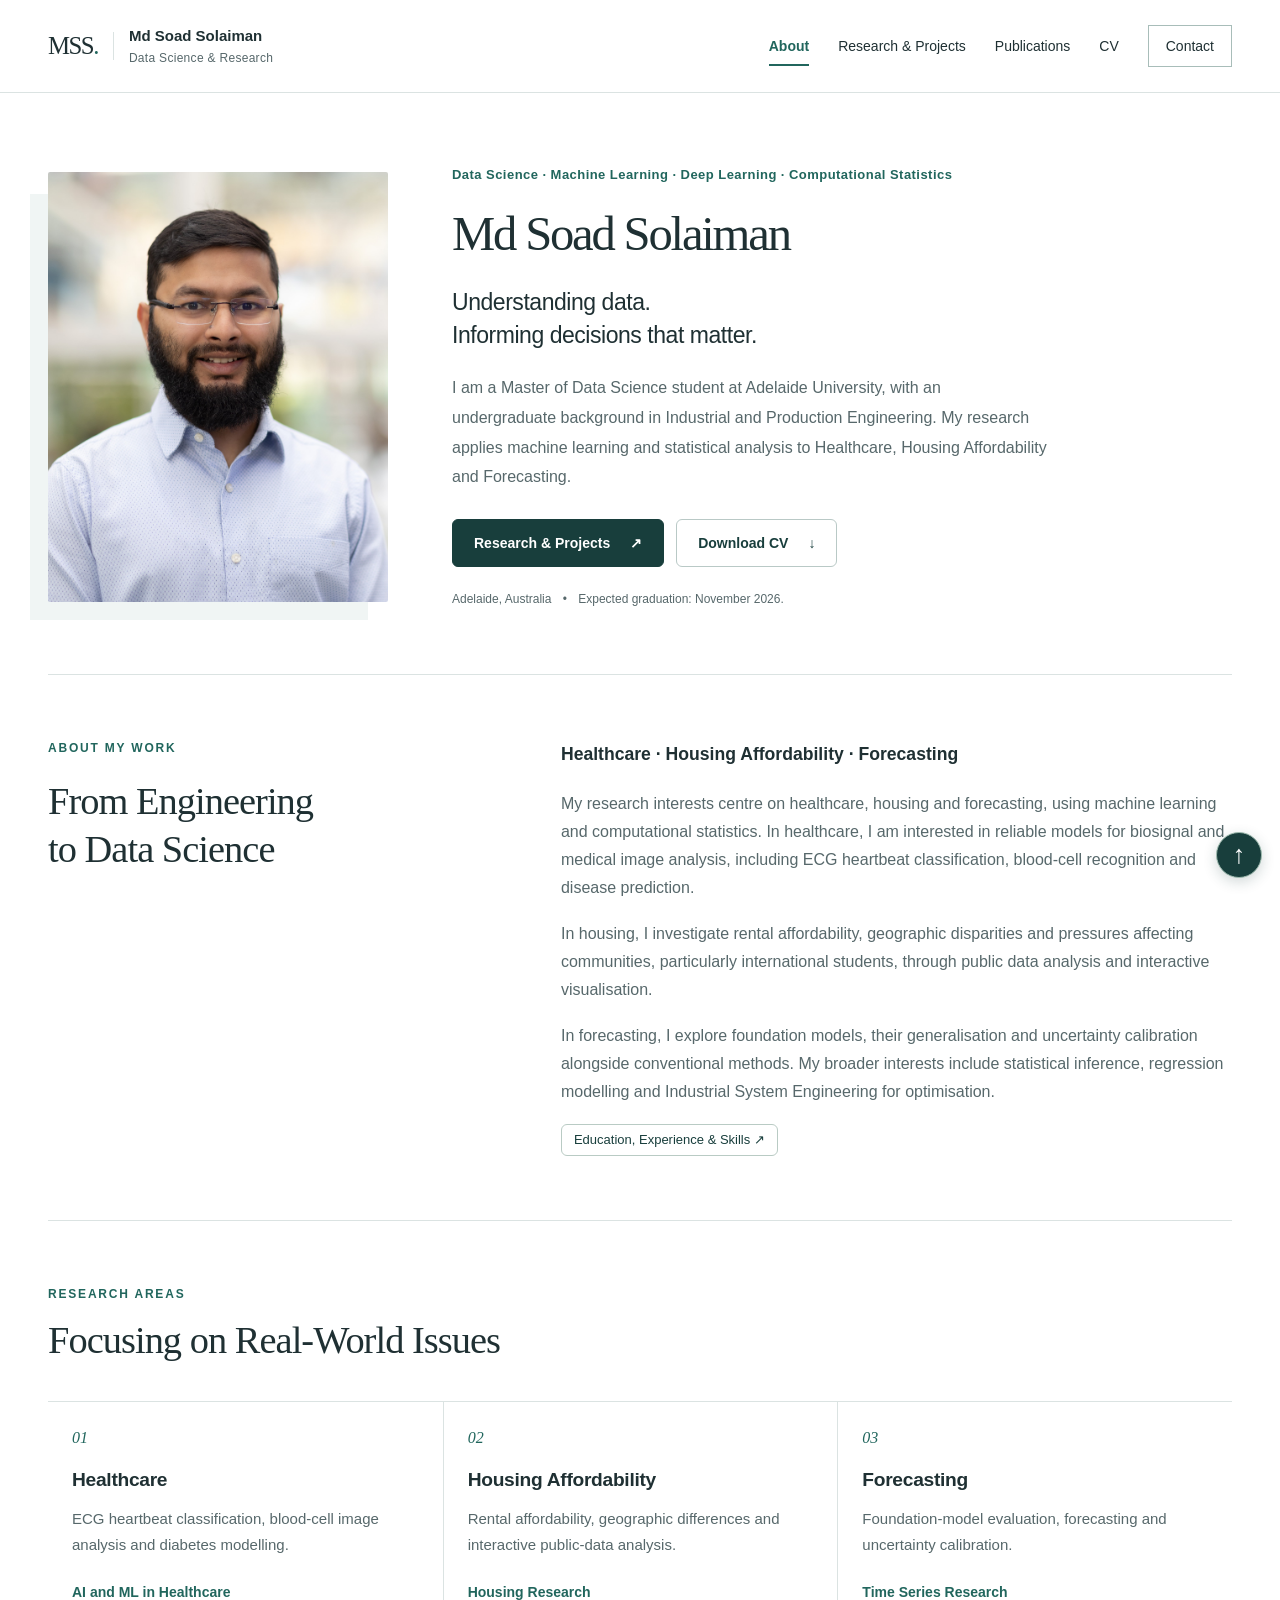
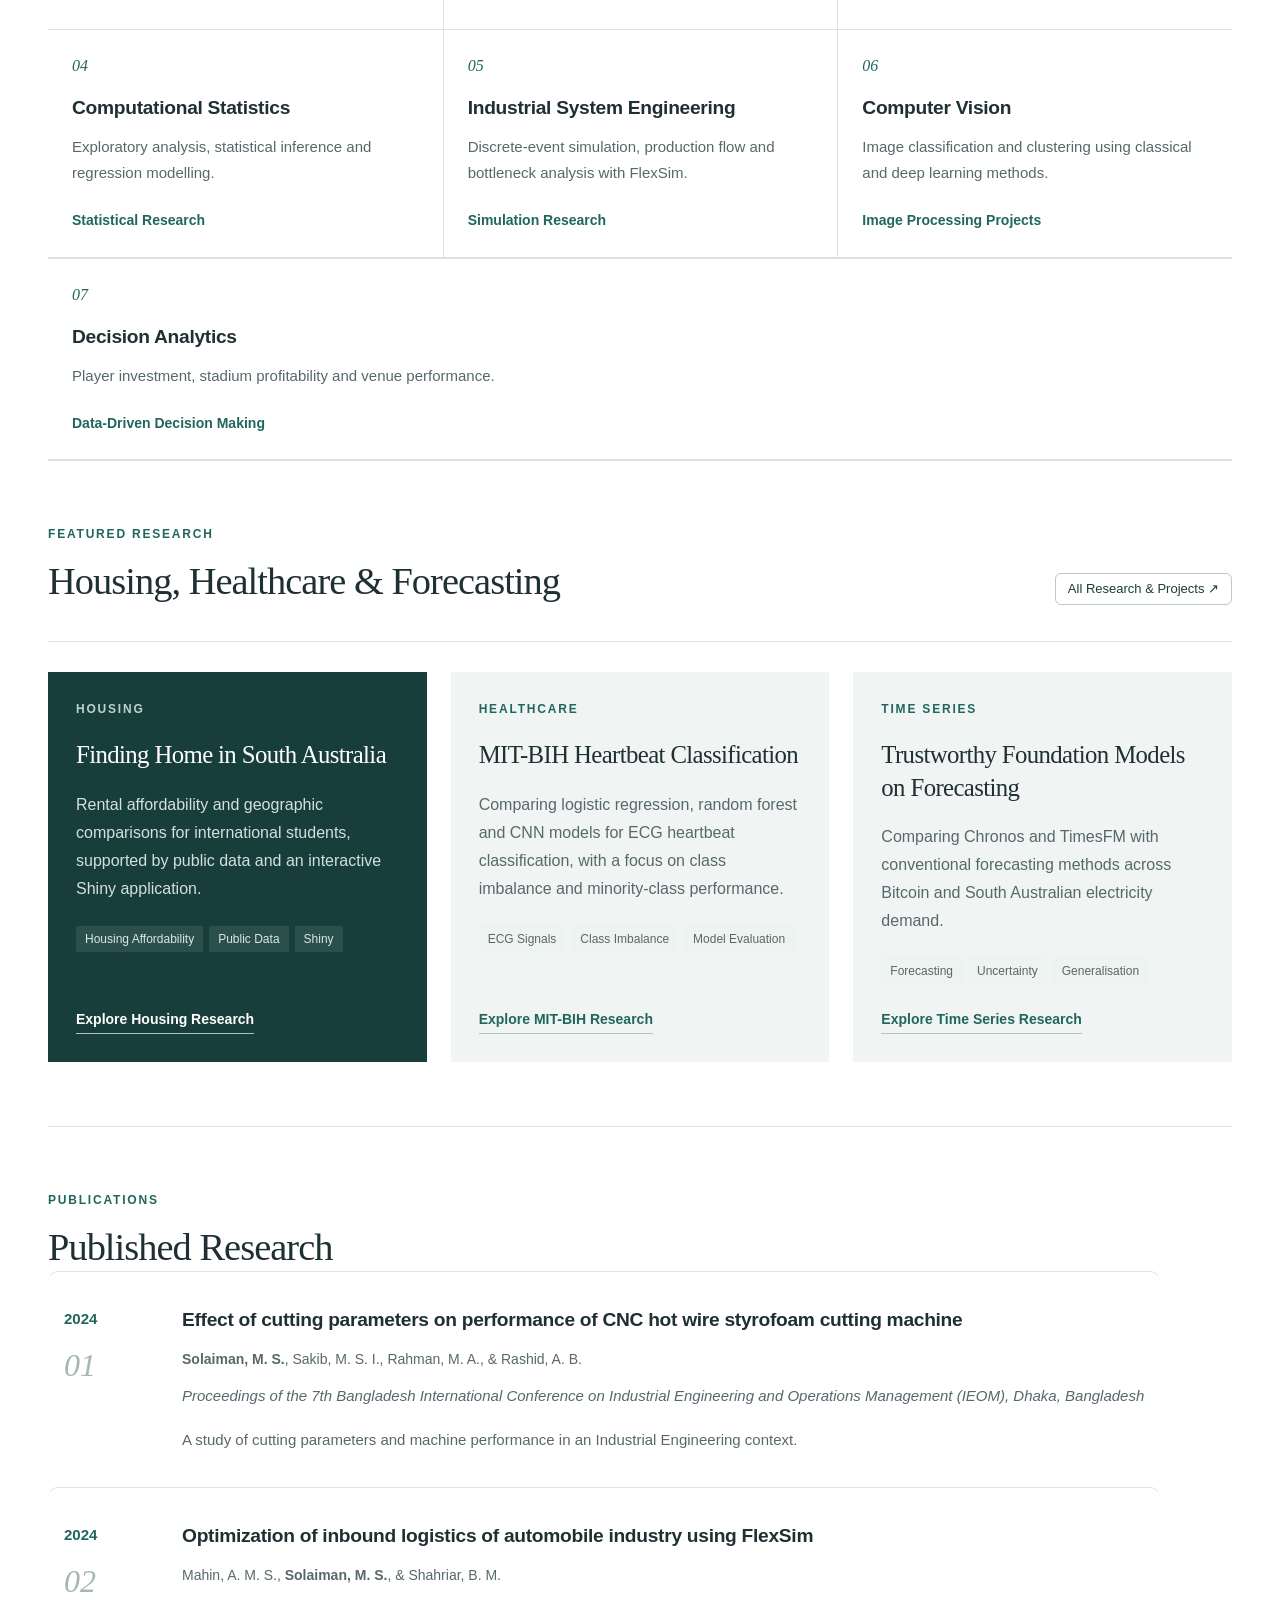
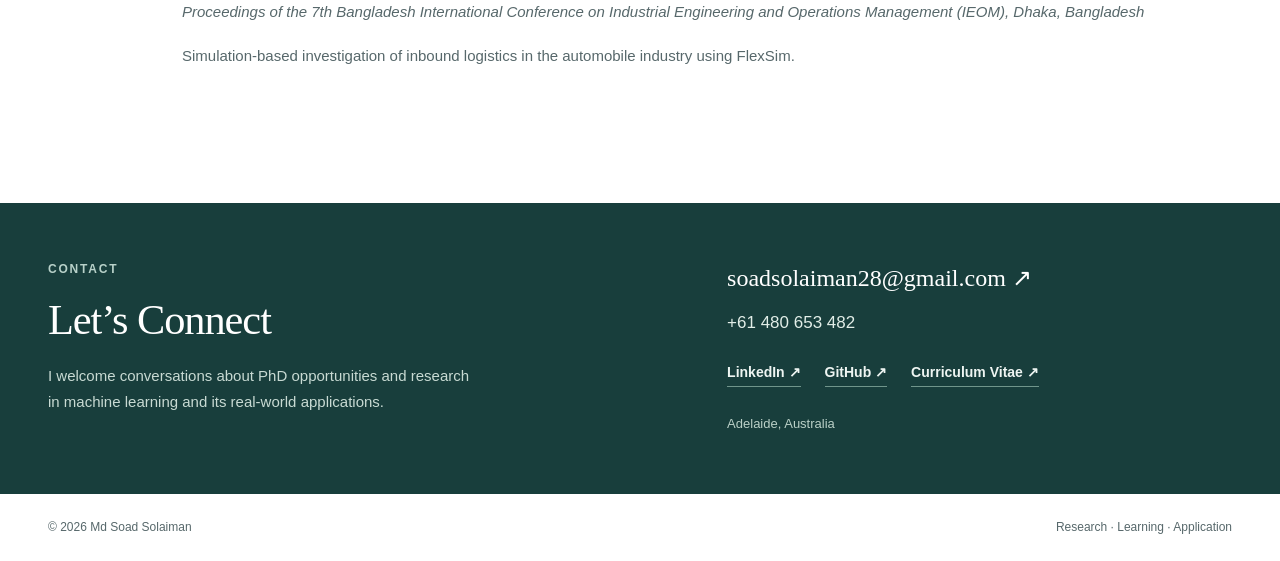
<file: Website Final/index.html>
<!doctype html><html lang="en-AU"><head><meta charset="utf-8"><meta name="viewport" content="width=device-width,initial-scale=1"><title>Researcher & Data Science Portfolio | Md Soad Solaiman</title><meta name="description" content="Md Soad Solaiman - data science, trustworthy machine learning and applied research in healthcare, Industrial System Engineering and housing affordability."><meta property="og:title" content="Md Soad Solaiman | Data Science &amp; Research Portfolio"><meta property="og:description" content="Data science, trustworthy machine learning and applied research in healthcare, housing affordability and forecasting."><meta property="og:type" content="website"><meta property="og:image" content="profile.jpg"><meta name="theme-color" content="#183e3c"><link rel="icon" href="[data-uri]" type="image/svg+xml"><style>:root{--ink:#1f3033;--muted:#57686b;--accent:#21665d;--deep:#183e3c;--line:#dbe3e2;--soft:#f0f5f4;--white:#fff;--serif:Georgia,'Times New Roman',serif;--sans:'Segoe UI',Arial,sans-serif}*{box-sizing:border-box}html{scroll-behavior:smooth;scroll-padding-top:112px}body{margin:0;color:var(--ink);background:#fff;font:1rem/1.75 var(--sans);-webkit-font-smoothing:antialiased}h1,h2,h3,p,figure{margin:0}a{color:inherit;text-decoration:none}a:hover{color:var(--accent)}a:focus-visible,button:focus-visible{outline:3px solid #247caa;outline-offset:5px}[tabindex="-1"]:focus{outline:none}button{font:inherit}img{max-width:100%;display:block}.container{width:min(1200px,calc(100% - 96px));margin:auto}.narrow{max-width:1040px}.header{border-bottom:1px solid var(--line);background:rgba(255,255,255,.98);position:sticky;top:0;z-index:10}.header-inner{max-width:1392px;margin:auto;min-height:92px;padding:16px 48px;display:flex;align-items:center;justify-content:space-between;gap:32px}.brand{display:flex;align-items:center;gap:15px;font-size:.9375rem;font-weight:600;line-height:1.4}.brand small{display:block;font-weight:400;color:var(--muted);font-size:.75rem;margin-top:4px;letter-spacing:.025em}.monogram{font:1.8rem var(--serif);letter-spacing:-.05em;padding-right:15px;border-right:1px solid var(--line)}.monogram span{color:var(--accent)}nav{display:flex;gap:29px;align-items:center}nav a{font-size:.875rem;position:relative}nav a[aria-current]{color:var(--accent);font-weight:600}nav a[aria-current]:after{content:'';height:2px;background:var(--accent);position:absolute;bottom:-8px;left:0;right:0}.nav-contact{border:1px solid #a8bdb9;padding:8px 17px}.menu-toggle{display:none}.eyebrow{font-size:.75rem;letter-spacing:.15em;font-weight:700;color:var(--accent);line-height:1.6;margin-bottom:20px}h1{font:normal clamp(3rem,5.8vw,5.2rem)/1.07 var(--serif);letter-spacing:-.045em}h2{font:normal clamp(1.8rem,3vw,2.5rem)/1.24 var(--serif);letter-spacing:-.025em}h3{font-size:1.2rem;line-height:1.4;font-weight:600;letter-spacing:-.015em}.accent{color:var(--accent)}.hero{display:grid;grid-template-columns:1.32fr 1fr;gap:85px;padding:70px 0 64px;align-items:center}.hero h1{font-size:clamp(3.5rem,6.3vw,5.6rem)}.hero-subtitle{font-size:1.4375rem;line-height:1.45;margin-top:26px;letter-spacing:-.02em}.hero-bio{color:var(--muted);margin-top:21px;max-width:595px;font-size:1rem;line-height:1.85}.hero-actions{display:flex;gap:12px;flex-wrap:wrap;margin:27px 0 22px}.button{display:inline-flex;align-items:center;justify-content:center;gap:20px;min-height:48px;padding:11px 21px;font-size:.875rem;font-weight:600;background:var(--deep);color:#fff;border:1px solid var(--deep);border-radius:6px;transition:background .15s}.button:hover{color:#fff;background:#286058}.button.secondary{background:white;color:var(--deep);border-color:#b9c9c6}.button.secondary:hover{background:var(--soft)}.hero-location{color:var(--muted);font-size:.75rem}.hero-location span{padding:0 8px}.portrait{padding:0 0 0 18px;position:relative}.portrait:before{content:'';position:absolute;inset:28px -15px 43px 0;background:var(--soft);z-index:-1}.portrait img{width:100%;height:485px;object-fit:cover;object-position:50% 34%;border-radius:2px}.portrait figcaption{display:flex;justify-content:space-between;gap:10px;font-size:.75rem;color:var(--muted);padding-top:13px}.portrait figcaption span:first-child{font-weight:600;color:var(--ink)}.section{padding:64px 0;border-top:1px solid var(--line)}.about{display:grid;grid-template-columns:1fr 1.55fr;gap:80px}.about-text p{color:var(--muted);margin-bottom:18px}.about-text p:first-child{color:var(--ink);font-size:1.1rem}.text-link{display:inline-block;font-size:.875rem;font-weight:600;color:var(--accent);border-bottom:1px solid #adc6c1;padding-bottom:2px}.text-link:hover{color:#112f2d;border-color:var(--deep)}.section-top{display:flex;align-items:flex-end;justify-content:space-between;gap:28px;margin-bottom:30px}.section-top .eyebrow{margin-bottom:13px}.section-top>.text-link{flex-shrink:0}.section-top p:not(.eyebrow){color:var(--muted);margin-top:12px}.area-grid{display:grid;grid-template-columns:repeat(4,1fr);gap:0;border-top:1px solid var(--line);border-bottom:1px solid var(--line);margin-top:36px}.area-grid article{padding:25px 22px 26px 0;display:flex;flex-direction:column}.area-grid article+article{border-left:1px solid var(--line);padding-left:22px}.area-no{color:var(--accent);font:italic 1rem var(--serif);display:flex;align-items:center;gap:12px;min-height:24px}.future{font:400 .75rem var(--sans);letter-spacing:0;color:var(--muted)}.area-grid h3{margin:17px 0 12px}.area-grid p{font-size:.9375rem;color:var(--muted);margin-bottom:22px}.area-grid a{margin-top:auto;font-size:.875rem;color:var(--accent);font-weight:600}.featured-grid{display:grid;grid-template-columns:1fr 1fr;gap:24px}.feature-card{padding:38px;background:var(--deep);color:white;display:flex;flex-direction:column}.feature-card .eyebrow{color:#b9d4cc}.feature-card h3{font:normal 1.9rem/1.3 var(--serif);letter-spacing:-.025em;margin-bottom:19px}.feature-card p:not(.eyebrow){color:#d3e1dd}.feature-card .text-link{color:white;align-self:flex-start;margin-top:auto}.feature-card.pale{background:var(--soft);color:var(--ink)}.feature-card.pale .eyebrow,.feature-card.pale .text-link{color:var(--accent)}.feature-card.pale p:not(.eyebrow){color:var(--muted)}.tags{padding:0;list-style:none;display:flex;flex-wrap:wrap;gap:8px;margin:23px 0}.tags li{font-size:.75rem;color:var(--muted);background:#edf3f1;padding:4px 9px;line-height:1.5}.feature-card:not(.pale) .tags li{color:#d9e8e1;background:#2b504b}.home-publications{padding-bottom:70px}.publication{display:grid;grid-template-columns:88px 1fr;gap:30px;padding:34px 0;border-top:1px solid var(--line)}.pub-year{font-size:.9375rem;color:var(--accent);font-weight:600}.pub-year>span{display:block;font:italic 2rem var(--serif);color:#a4b7b3;margin-top:15px}.publication h2{font:600 1.2rem/1.5 var(--sans);letter-spacing:-.015em;max-width:790px}.publication .authors{font-size:.875rem;margin:11px 0;color:var(--muted)}.publication .venue{font-size:.8125rem;font-style:italic;color:var(--muted);margin:-4px 0 11px}.publication p:not(.authors){font-size:.9375rem;color:var(--muted);margin-bottom:17px}.doi{display:inline-block;margin-left:20px;font-size:.75rem;color:var(--muted);overflow-wrap:anywhere}.contact{background:var(--deep);color:#fff}.contact-inner{display:grid;grid-template-columns:1.25fr 1fr;gap:48px;padding-top:57px;padding-bottom:57px}.contact .eyebrow{color:#b8d1c9;margin-bottom:15px}.contact h2{font-size:2.65rem;margin-bottom:16px}.contact p:not(.eyebrow){color:#c8dad3;font-size:.9375rem}.contact-links{align-self:center}.contact-email{font:1.5rem/1.5 var(--serif);overflow-wrap:anywhere}.contact-email:hover{color:#c1e4d8}.contact-links>div{display:flex;flex-wrap:wrap;gap:24px;margin:22px 0}.contact .text-link{color:#eef5f2;border-color:#70958b}.location{color:#bad0c7;font-size:.8125rem}footer{display:flex;justify-content:space-between;gap:20px;padding-top:23px;padding-bottom:23px;font-size:.75rem;color:var(--muted)}.page-heading{padding:68px 0 44px;max-width:830px}.page-heading h1{font-size:clamp(2.8rem,5.4vw,4.4rem)}.page-intro{font-size:1.125rem;color:var(--muted);line-height:1.85;margin-top:27px;max-width:730px}.research-study{padding:42px 0 52px;border-top:1px solid var(--line);scroll-margin-top:110px}.study-meta{display:flex;gap:20px;justify-content:space-between;color:var(--accent);font-size:.75rem;font-weight:600;letter-spacing:.07em;margin-bottom:23px}.research-study>h2{font-size:2.3rem;margin-bottom:25px}.research-study>p{margin:19px 0;color:var(--muted)}.research-study .study-question{font-size:1.2rem;color:var(--ink);border-left:3px solid #70a093;padding-left:22px;line-height:1.7}.research-study h3{margin:28px 0 10px}.research-facts{display:grid;grid-template-columns:repeat(3,1fr);margin:30px 0;background:var(--soft);padding:25px 28px}.research-facts>div{display:flex;flex-direction:column;padding-left:22px;border-left:1px solid #c4d4ce}.research-facts>div:first-child{padding-left:0;border:0}.research-facts strong{font:2.6rem/1.2 var(--serif);color:var(--accent)}.research-facts span{font-size:.8125rem;margin-top:6px;color:var(--muted)}.body-list{padding-left:22px;color:var(--muted)}.body-list li{padding:4px 0}.note{background:#f6f8f7;border-left:2px solid #a9c0b7;padding:20px 24px;margin:25px 0}.note strong{font-size:.875rem}.note p{font-size:.9375rem;color:var(--muted);margin-top:7px}.table-wrap{overflow:auto;margin:26px 0}table{border-collapse:collapse;width:100%;text-align:left;font-size:.9375rem}caption{text-align:left;font-size:.8125rem;color:var(--muted);padding-bottom:14px}th,td{padding:13px 16px;border-bottom:1px solid var(--line);white-space:nowrap}thead{background:var(--soft);color:var(--deep)}tbody th{font-weight:500}.future-section{margin-bottom:20px}.future-section>p:not(.eyebrow){color:var(--muted);margin-top:18px}.future-panel{background:var(--soft);padding:28px;margin-top:26px}.badge{font-size:.75rem;letter-spacing:.08em;color:var(--accent)}.future-panel h3{margin:10px 0}.future-panel p{color:var(--muted)}.publication-next{padding:40px;background:var(--soft);margin:25px 0 70px}.publication-next p:not(.eyebrow){margin:16px 0 20px;color:var(--muted)}.section-nav{border-top:1px solid var(--line);border-bottom:1px solid var(--line);padding:15px 0;gap:28px;flex-wrap:wrap}.section-nav a{color:var(--accent);font-weight:600}.research-crosslink{display:flex;justify-content:space-between;align-items:center;gap:24px;background:var(--soft);padding:19px 24px;margin-top:25px}.research-crosslink p{font-size:.9375rem;color:var(--muted)}.project-group{padding:48px 0 10px;scroll-margin-top:110px}.project-group:last-child{padding-bottom:70px}.group-count{color:var(--muted);font-size:.75rem;letter-spacing:.08em}.project-grid{display:grid;grid-template-columns:repeat(2,1fr);gap:22px}.project-card{border:1px solid var(--line);padding:28px;display:flex;flex-direction:column;scroll-margin-top:112px;transition:border-color .15s}.project-card:hover{border-color:#9bb5ac}.project-card .eyebrow{font-size:.75rem;letter-spacing:.11em;margin-bottom:12px}.project-card h3{font-size:1.4rem;margin-bottom:14px}.project-card>p:not(.eyebrow){font-size:.9375rem;color:var(--muted)}.project-card .tags{margin:20px 0}.project-links{display:flex;flex-wrap:wrap;gap:18px;margin-top:auto}.cv-download{background:var(--soft);padding:25px 30px;display:flex;align-items:center;gap:24px;margin-bottom:45px}.cv-download>div{margin-right:auto}.cv-download strong{display:block;font-weight:600}.cv-download span{display:block;font-size:.8125rem;color:var(--muted)}.cv-section{padding:36px 0;border-top:1px solid var(--line)}.cv-section:last-child{padding-bottom:70px}.cv-section>h2{margin-bottom:28px}.timeline{display:grid;grid-template-columns:180px 1fr;gap:25px;padding:18px 0}.timeline-date{font-size:.8125rem;color:var(--accent);padding-top:3px}.timeline h3{font-size:1.125rem;margin-bottom:7px}.timeline .institution{font-size:.9375rem;color:var(--accent);margin-bottom:10px}.timeline p:not(.timeline-date):not(.institution){color:var(--muted)}.skills-grid{display:grid;grid-template-columns:1fr 1fr;gap:28px 36px}.skills-grid article:nth-child(7){grid-column:1 / -1}.skills-grid h3{font-size:1.0625rem;margin-bottom:10px}.skills-grid p,.cv-section>p{color:var(--muted)}.cv-section>.project-links{margin-top:20px}.skip{position:fixed;top:-100px;left:20px;z-index:100;background:white;padding:12px}.skip:focus{top:10px}@media(min-width:1500px){.hero{padding-top:85px;padding-bottom:80px}}@media(max-width:1100px){.hero{gap:45px}.portrait img{height:440px}.portrait figcaption{flex-direction:column;gap:0}.header-inner{padding:16px 32px}nav{gap:20px}.container{width:calc(100% - 64px)}.about{gap:45px}.area-grid{grid-template-columns:repeat(2,1fr)}.area-grid article{padding:24px}.area-grid article+article{padding-left:24px}.area-grid article:nth-child(3){border-left:0;border-top:1px solid var(--line)}.area-grid article:nth-child(4){border-top:1px solid var(--line)}.feature-card{padding:30px}.feature-card h3{font-size:1.7rem}.contact-inner{gap:30px}.contact-email{font-size:1.3rem}}@media(max-width:800px){.header-inner{flex-wrap:wrap;gap:15px;min-height:80px}.brand{font-size:.875rem}.header nav{width:100%;justify-content:space-between;gap:14px;padding:10px 0 6px}.header nav a{font-size:.8125rem}.js .menu-toggle{display:block;background:white;color:var(--deep);border:1px solid var(--line);padding:8px 12px;font-size:.875rem}.js .header nav:not(.open){display:none}.hero{padding:42px 0 45px;grid-template-columns:1.2fr .9fr;gap:32px}.hero h1{font-size:3.6rem}.hero-subtitle{font-size:1.1875rem}.hero-bio{font-size:.9375rem}.portrait img{height:370px}.portrait{padding-left:0}.portrait:before{display:none}.hero-location{font-size:.75rem}.about{grid-template-columns:1fr;gap:24px}.about h2 br{display:none}.section{padding:44px 0}.section-top{align-items:flex-start}.featured-grid{gap:18px}.feature-card h3 br{display:none}.feature-card{padding:25px}.contact-inner{grid-template-columns:1fr;gap:28px;padding-top:42px;padding-bottom:42px}.contact-links>div{margin:16px 0}.contact-email{font-size:1.6rem}.page-heading{padding-top:45px}.page-heading h1{font-size:3.2rem}.project-grid{gap:18px}.project-card{padding:23px}.research-crosslink{align-items:flex-start;flex-direction:column;gap:8px}.cv-download{flex-wrap:wrap}.cv-download>div{width:100%}.timeline{grid-template-columns:140px 1fr;gap:20px}.publication{gap:20px;grid-template-columns:60px 1fr}.doi{display:block;margin:12px 0 0}footer>span:nth-child(2){display:none}}@media(max-width:600px){html{scroll-padding-top:100px}.container{width:calc(100% - 40px)}.header-inner{padding:14px 20px}.brand{gap:10px}.monogram{padding-right:10px}.header nav{flex-wrap:wrap;justify-content:flex-start;gap:18px 24px}.hero{grid-template-columns:1fr;gap:30px}.hero h1{font-size:3.8rem}.hero-subtitle br{display:none}.hero-subtitle{font-size:1.3rem}.hero-bio{font-size:1rem}.hero-location{font-size:.75rem}.portrait{max-width:400px;width:100%;justify-self:center}.portrait img{height:400px;object-position:center 28%}.portrait figcaption{flex-direction:row;font-size:.75rem}.hero .eyebrow{font-size:.75rem}.area-grid{grid-template-columns:1fr}.area-grid article{padding:24px 0}.area-grid article+article{border-left:0;border-top:1px solid var(--line);padding:24px 0}.area-grid h3{margin-top:10px}.area-grid p{margin-bottom:14px}.featured-grid,.project-grid,.skills-grid{grid-template-columns:1fr}.feature-card{padding:28px}.feature-card h3{font-size:1.8rem}.section-top{flex-direction:column;gap:18px}.publication{grid-template-columns:45px 1fr;gap:14px}.pub-year{font-size:.8125rem}.pub-year>span{font-size:1.7rem}.publication h2{font-size:1.1rem}.contact h2{font-size:2.3rem}.contact-email{font-size:1.35rem}.contact-links>div{gap:20px}.desktop-break{display:none}.page-heading h1{font-size:2.75rem}.page-intro{font-size:1rem}.research-study>h2{font-size:1.8rem}.research-study>h2 br{display:none}.study-meta{font-size:.75rem;letter-spacing:.02em}.research-study .study-question{font-size:1.0625rem;padding-left:16px}.research-facts{padding:20px 16px;gap:12px}.research-facts>div{padding-left:12px}.research-facts strong{font-size:2rem}.research-facts span{font-size:.75rem;line-height:1.5}.note{padding:18px}.future-panel{padding:22px}.publication-next{padding:26px;margin-bottom:45px}.section-nav{gap:12px 22px}.section-nav a{font-size:.8125rem}.project-group{padding-top:38px}.project-group .section-top{gap:8px}.project-card h3{font-size:1.3rem}.cv-download{padding:22px;gap:16px}.timeline{grid-template-columns:1fr;gap:9px;padding:17px 0}.timeline-date{font-weight:600}.cv-section{padding:30px 0}.cv-section>h2{margin-bottom:18px}.skills-grid{gap:24px}}@media(prefers-reduced-motion:reduce){html{scroll-behavior:auto}*{transition:none!important}}@media print{.header,.contact,footer,.menu-toggle,.hero-actions,.cv-download{display:none}.container{width:100%;max-width:none}.section,.cv-section{break-inside:avoid}body{font-size:11pt}.page-heading{padding-top:0}.text-link{color:#000}}
/* Revised academic profile and unified research portfolio. */
.hero{grid-template-columns:minmax(250px,340px) minmax(0,1fr);gap:64px;align-items:center}
.hero-copy{min-width:0}
.hero h1{font-size:clamp(2rem,3.8vw,3.5rem);white-space:nowrap;letter-spacing:-.045em}
.hero .eyebrow{font-size:.8125rem;letter-spacing:.035em;text-transform:none;line-height:1.9;max-width:650px}
.portrait{padding:0}
.portrait:before{inset:22px 20px -18px -18px}
.portrait img{height:430px}
.area-grid{grid-template-columns:repeat(3,1fr)}
.area-grid article,.area-grid article+article{padding:24px;border:0;border-bottom:1px solid var(--line)}
.area-grid article:not(:nth-child(3n+1)){border-left:1px solid var(--line)}
.area-grid article:nth-child(3),.area-grid article:nth-child(4){border-top:0}
.area-grid article:nth-child(7){grid-column:1 / -1;border-left:0 !important;border-top:1px solid var(--line)}
.area-grid article:nth-child(7) p{max-width:520px}
.featured-grid{grid-template-columns:repeat(3,minmax(0,1fr))}
.feature-card{padding:28px}
.feature-card h3{font-size:1.55rem}
.feature-card .tags{gap:6px}
.contact-phone{display:block;font-size:1.0625rem;margin-top:12px;color:#e2eee8;width:fit-content}
.contact-phone:hover{color:white;text-decoration:underline}
.combined-portfolio .page-heading h1{font-size:clamp(1.8rem,3.2vw,2.6rem);letter-spacing:-.025em}
.combined-portfolio .page-heading{max-width:960px}
.combined-portfolio .section-nav{gap:13px 24px}
.combined-portfolio .research-study{padding:28px 0 40px;max-width:1040px}
.combined-portfolio .research-study h2{font-size:1.8rem}
.combined-portfolio .project-group>.section-top h2{font-size:1.9rem}
.monogram{font-size:1.55rem;letter-spacing:-.06em}
@media(max-width:1100px){.hero{grid-template-columns:270px minmax(0,1fr);gap:34px}.hero h1{font-size:3.5vw}.portrait img{height:390px}.hero-actions{gap:10px}.hero .button{padding:10px 15px;gap:10px}.featured-grid{grid-template-columns:1fr}.feature-card h3{font-size:1.8rem}.feature-card{padding:30px}.area-grid{grid-template-columns:repeat(2,1fr)}.area-grid article:not(:nth-child(3n+1)){border-left:0}.area-grid article:nth-child(even){border-left:1px solid var(--line)}}
@media(max-width:800px){.hero{grid-template-columns:220px minmax(0,1fr);gap:28px}.hero h1{font-size:3.5vw}.portrait img{height:340px}.hero .eyebrow{font-size:.75rem;line-height:1.8}.hero-subtitle{font-size:1.1rem}.hero-bio{font-size:.9375rem}.hero .button{font-size:.8125rem}.hero-location{line-height:1.8}}
@media(max-width:650px){.hero{grid-template-columns:1fr;gap:34px}.portrait{width:min(300px,100%);justify-self:start;margin-left:12px}.portrait img{height:335px}.hero h1{font-size:clamp(1.25rem,7vw,2.7rem)}.hero-subtitle{font-size:1.2rem}.hero-bio{font-size:1rem}.area-grid{grid-template-columns:1fr}.area-grid article,.area-grid article+article{padding:24px 0}.area-grid article:nth-child(even){border-left:0}.combined-portfolio .page-heading h1{font-size:1.85rem}.combined-portfolio .project-group>.section-top h2{font-size:1.6rem}}

[data-page][hidden]{display:none!important}
/* Consistent page titles and the About application areas. */
.page-heading h1,.combined-portfolio .page-heading h1{font-size:clamp(1.8rem,3.2vw,2.6rem);letter-spacing:-.025em;line-height:1.24}
.about-text .application-areas{font-size:1rem;font-weight:600;color:var(--accent);margin-bottom:20px}
@media(max-width:650px){.page-heading h1,.combined-portfolio .page-heading h1{font-size:1.85rem}}

/* Requested interactive cards, category controls and section separation. */
.section-nav{gap:10px!important;padding:18px 0;border-top:0;align-items:stretch}
.section-nav a{border:1px solid #a8beb8;border-radius:10px;padding:10px 15px;background:#fff;color:var(--deep);font-weight:600;line-height:1.5;transition:background .16s,border-color .16s,box-shadow .16s}
.section-nav a:hover,.section-nav a:focus-visible{background:#eaf3ef;border-color:var(--accent);box-shadow:0 2px 6px #183e3c12}
.section-nav a[aria-current="location"]{background:var(--deep);color:#fff;border-color:var(--deep)}
[data-clickable-card]{position:relative;cursor:pointer;transition:background .18s,box-shadow .18s;isolation:isolate}
[data-clickable-card] .card-target{position:static}
[data-clickable-card] .card-target::after{content:"";position:absolute;inset:0;z-index:1;border-radius:inherit}
[data-clickable-card]:has(.card-target:focus-visible){outline:3px solid #247caa;outline-offset:3px}
.area-grid [data-clickable-card]:hover,.area-grid [data-clickable-card]:focus-within{background:#eaf3ef;box-shadow:inset 0 0 0 1px #9ebbb1}
.feature-card[data-clickable-card]:hover,.feature-card[data-clickable-card]:focus-within{background:#26534f;box-shadow:0 5px 16px #183e3c24}
.feature-card.pale[data-clickable-card]:hover,.feature-card.pale[data-clickable-card]:focus-within{background:#dcece5}
.publication[data-clickable-card]{border-radius:10px;padding-left:16px;padding-right:16px}
.publication[data-clickable-card]:hover,.publication[data-clickable-card]:focus-within{background:#edf5f1;box-shadow:inset 0 0 0 1px #b4cbc1}
.combined-portfolio .project-group{border:1px solid #b9cdc5;border-radius:14px;padding:28px!important;margin:28px 0;background:#fafcfb;box-shadow:0 3px 12px #183e3c07}
.combined-portfolio .project-group>.section-top{border-bottom:1px solid #d6e3dd;padding-bottom:19px;margin-bottom:24px}
.combined-portfolio .project-card{background:white;border-radius:10px}
.combined-portfolio .project-group>.project-card+.project-card{margin-top:18px}
.compact-study{margin-bottom:22px}
.floating-top{position:fixed;right:18px;bottom:22px;width:46px;height:46px;border:1px solid #9cb9ad;border-radius:50%;background:var(--deep);color:white;box-shadow:0 4px 14px #183e3c33;z-index:50;cursor:pointer;font-size:1.6rem;line-height:1;display:grid;place-items:center}
.floating-top:hover{background:#2a6258}
.floating-top:focus-visible{outline:3px solid #247caa;outline-offset:4px}
@media(max-width:650px){.combined-portfolio .project-group{padding:18px!important;margin:20px 0}.section-nav a{padding:9px 12px;font-size:.8125rem}.publication[data-clickable-card]{padding-left:10px;padding-right:10px}.floating-top{left:10px;bottom:14px;width:42px;height:42px}footer{padding-bottom:72px}}
@media(prefers-reduced-motion:reduce){[data-clickable-card],.section-nav a{transition:none}}
.publication .card-target {
  position: absolute;
  inset: 0;
  opacity: 0;
  height: auto;
  margin: 0;
  padding: 0;
  border: 0;
}

.publication p:last-of-type {
  margin-bottom: 0;
}
.section:has(.area-grid) {
  padding-bottom: 0;
}

.section:has(.featured-grid) {
  border-top: 0;
  padding-top: 64px;
}

.section:has(.featured-grid) > .section-top {
  border-bottom: 1px solid var(--line);
  padding-bottom: 36px;
  margin-bottom: 30px;
}


[data-page="projects"] .text-link,
.about-text > .text-link,
.section-top > .text-link,
.cv-download > .text-link {
  display: inline-flex;
  align-items: center;
  justify-content: center;
  gap: 5px;
  padding: 6px 12px;
  border: 1px solid #b9cbc4;
  border-radius: 6px;
  background: #fff;
  color: #183e3c;
  font-size: 0.8125rem;
  font-weight: 500;
  text-decoration: none;
  line-height: 1.4;
  transition: background 0.2s, border-color 0.2s;
}

[data-page="projects"] .text-link:hover,
[data-page="projects"] .text-link:focus-visible,
.about-text > .text-link:hover,
.about-text > .text-link:focus-visible,
.section-top > .text-link:hover,
.section-top > .text-link:focus-visible,
.cv-download > .text-link:hover,
.cv-download > .text-link:focus-visible {
  background: #edf4f0;
  border-color: #7fa597;
}

[data-page="projects"] .project-links {
  gap: 10px;
}

.cv-download > .text-link {
  min-height: 48px;
  padding: 11px 21px;
  font-size: .875rem;
  gap: 8px;
}

</style></head><body><a class="skip" href="#main">Skip to content</a><header class="header"><div class="header-inner"><a class="brand" href="#about"><span class="monogram">MSS<span>.</span></span><span>Md Soad Solaiman<small>Data Science &amp; Research</small></span></a><button class="menu-toggle" aria-expanded="false" aria-controls="navigation" hidden>Menu <span aria-hidden="true">☰</span></button><nav id="navigation" aria-label="Main navigation"><a href="#about" aria-current="page">About</a><a href="#projects">Research &amp; Projects</a><a href="#publications">Publications</a><a href="#cv">CV</a><a class="nav-contact" href="#contact">Contact</a></nav></div></header><main id="main"><div data-page="about"><div class="container"><section class="hero"><figure class="portrait"><img src="profile.jpg" alt="Portrait of Md Soad Solaiman" width="1903" height="2048" fetchpriority="high"></figure><div class="hero-copy"><p class="eyebrow">Data Science · Machine Learning · Deep Learning · Computational Statistics</p><h1>Md Soad Solaiman</h1><p class="hero-subtitle">Understanding data.<br>Informing decisions that matter.</p><p class="hero-bio">I am a Master of Data Science student at Adelaide University, with an undergraduate background in Industrial and Production Engineering. My research applies machine learning and statistical analysis to Healthcare, Housing Affordability and Forecasting.</p><div class="hero-actions"><a class="button" href="#projects">Research &amp; Projects <span aria-hidden="true">↗</span></a><a class="button secondary" href="Md_Soad_Solaiman_CV.pdf" data-cv="true" download>Download CV <span aria-hidden="true">↓</span></a></div><div class="hero-location">Adelaide, Australia <span>•</span> Expected graduation: November 2026.</div></div></section><section class="about section"><div class="section-label"><p class="eyebrow">ABOUT MY WORK</p><h2>From Engineering<br>to Data Science</h2></div><div class="about-text">
  <p class="application-areas">Healthcare · Housing Affordability · Forecasting</p>

  <p>My research interests centre on healthcare, housing and forecasting, using machine learning and computational statistics. In healthcare, I am interested in reliable models for biosignal and medical image analysis, including ECG heartbeat classification, blood-cell recognition and disease prediction.</p>

  <p>In housing, I investigate rental affordability, geographic disparities and pressures affecting communities, particularly international students, through public data analysis and interactive visualisation.</p>

  <p>In forecasting, I explore foundation models, their generalisation and uncertainty calibration alongside conventional methods. My broader interests include statistical inference, regression modelling and Industrial System Engineering for optimisation.</p>


  <a class="text-link" href="#cv">Education, Experience &amp; Skills ↗</a>
</div></section><section class="section"><div class="section-top"><div><p class="eyebrow">RESEARCH AREAS</p><h2>Focusing on Real-World Issues</h2></div></div><div class="area-grid"><article data-clickable-card="true"><span class="area-no">01</span><h3>Healthcare</h3><p>ECG heartbeat classification, blood-cell image analysis and diabetes modelling.</p><a class="card-target" href="#projects/healthcare">AI and ML in Healthcare</a></article><article data-clickable-card="true"><span class="area-no">02</span><h3>Housing Affordability</h3><p>Rental affordability, geographic differences and interactive public-data analysis.</p><a class="card-target" href="#projects/housing">Housing Research</a></article><article data-clickable-card="true"><span class="area-no">03</span><h3>Forecasting</h3><p>Foundation-model evaluation, forecasting and uncertainty calibration.</p><a class="card-target" href="#projects/forecasting">Time Series Research</a></article><article data-clickable-card="true"><span class="area-no">04</span><h3>Computational Statistics</h3><p>Exploratory analysis, statistical inference and regression modelling.</p><a class="card-target" href="#projects/statistics">Statistical Research</a></article><article data-clickable-card="true"><span class="area-no">05</span><h3>Industrial System Engineering</h3><p>Discrete-event simulation, production flow and bottleneck analysis with FlexSim.</p><a class="card-target" href="#projects/industrial-system-engineering">Simulation Research</a></article><article data-clickable-card="true"><span class="area-no">06</span><h3>Computer Vision</h3><p>Image classification and clustering using classical and deep learning methods.</p><a class="card-target" href="#projects/image-processing">Image Processing Projects</a></article><article data-clickable-card="true"><span class="area-no">07</span><h3>Decision Analytics</h3><p>Player investment, stadium profitability and venue performance.</p><a class="card-target" href="#projects/business">Data-Driven Decision Making</a></article></div></section><section class="section"><div class="section-top"><div><p class="eyebrow">FEATURED RESEARCH</p><h2>Housing, Healthcare &amp; Forecasting</h2></div><a class="text-link" href="#projects">All Research &amp; Projects ↗</a></div><div class="featured-grid">
<article data-clickable-card="true" class="feature-card"><p class="eyebrow">HOUSING</p><h3>Finding Home in South Australia</h3><p>Rental affordability and geographic comparisons for international students, supported by public data and an interactive Shiny application.</p><ul class="tags"><li>Housing Affordability</li><li>Public Data</li><li>Shiny</li></ul><a class="text-link card-target" href="#projects/housing">Explore Housing Research</a></article>
<article data-clickable-card="true" class="feature-card pale"><p class="eyebrow">HEALTHCARE</p><h3>MIT-BIH Heartbeat Classification</h3><p>Comparing logistic regression, random forest and CNN models for ECG heartbeat classification, with a focus on class imbalance and minority-class performance.</p><ul class="tags"><li>ECG Signals</li><li>Class Imbalance</li><li>Model Evaluation</li></ul><a class="text-link card-target" href="#projects/ecg">Explore MIT-BIH Research</a></article>
<article data-clickable-card="true" class="feature-card pale"><p class="eyebrow">TIME SERIES</p><h3>Trustworthy Foundation Models on Forecasting</h3><p>Comparing Chronos and TimesFM with conventional forecasting methods across Bitcoin and South Australian electricity demand.</p><ul class="tags"><li>Forecasting</li><li>Uncertainty</li><li>Generalisation</li></ul><a class="text-link card-target" href="#projects/forecasting">Explore Time Series Research</a></article>
</div></section><section class="section home-publications"><div class="section-top"><div><p class="eyebrow">PUBLICATIONS</p><h2>Published Research</h2><article data-clickable-card="true" class="publication"><span class="pub-year">2024<span>01</span></span><div><h2>Effect of cutting parameters on performance of CNC hot wire styrofoam cutting machine</h2><p class="authors"><strong>Solaiman, M. S.</strong>, Sakib, M. S. I., Rahman, M. A., &amp; Rashid, A. B.</p><p class="venue">Proceedings of the 7th Bangladesh International Conference on Industrial Engineering and Operations Management (IEOM), Dhaka, Bangladesh</p><p>A study of cutting parameters and machine performance in an Industrial Engineering context.</p><a class="text-link card-target" href="https://doi.org/10.46254/BA07.20240050" target="_blank" rel="noopener noreferrer">View Publication<span aria-hidden="true"> ↗</span></a></div></article><article data-clickable-card="true" class="publication"><span class="pub-year">2024<span>02</span></span><div><h2>Optimization of inbound logistics of automobile industry using FlexSim</h2><p class="authors">Mahin, A. M. S., <strong>Solaiman, M. S.</strong>, &amp; Shahriar, B. M.</p><p class="venue">Proceedings of the 7th Bangladesh International Conference on Industrial Engineering and Operations Management (IEOM), Dhaka, Bangladesh</p><p>Simulation-based investigation of inbound logistics in the automobile industry using FlexSim.</p><a class="text-link card-target" href="https://doi.org/10.46254/BA07.20240083" target="_blank" rel="noopener noreferrer">View Publication<span aria-hidden="true"> ↗</span></a></div></article></section></div></div><div data-page="projects" hidden><div class="container combined-portfolio"><div class="page-heading"><h1>Research &amp; Projects</h1></div>
<nav class="section-nav" aria-label="Research and project categories"><a href="#projects/healthcare">Healthcare</a><a href="#projects/housing">Housing Affordability</a><a href="#projects/forecasting">Forecasting</a><a href="#projects/statistics">Computational Statistics</a><a href="#projects/industrial-system-engineering">Industrial System Engineering</a><a href="#projects/image-processing">Computer Vision</a><a href="#projects/business">Decision Analytics</a></nav>
<section class="project-group" id="healthcare"><div class="section-top"><h2>Healthcare</h2></div><article class="project-card compact-study" id="ecg"><p class="eyebrow">HEALTHCARE · MACHINE LEARNING</p><h3>ECG Heartbeat Classification</h3><p>Comparing logistic regression, random forest and a compact CNN on four MIT-BIH heartbeat classes using a record-level train/test split. The project examines class imbalance and per-class performance, showing why overall accuracy alone can hide missed abnormal beats.</p><ul class="tags"><li>Model Evaluation</li><li>ECG</li><li>Imbalanced Classification</li></ul><div class="project-links"><a class="text-link" href="https://mdsoadsolaiman.github.io/reports/heartbeat.pdf" target="_blank" rel="noopener noreferrer">View Report <span aria-hidden="true">↗</span></a><a class="text-link" href="https://github.com/mdsoadsolaiman/MIT-BIH-Heartbeat-Classification" target="_blank" rel="noopener noreferrer">View GitHub <span aria-hidden="true"> ↗</span></a></div></article><div class="project-grid"><article class="project-card"><p class="eyebrow">HEALTHCARE · DEEP LEARNING</p><h3>Blood-Cell Classification with ResNet</h3><p>Eight-class microscopy image classification using a compact residual network built in PyTorch. Compares MLP and CNN baselines with ablations of class weighting, label smoothing and optimiser choice. Reported performance is validation-based; the supplied test images have no ground-truth labels.</p><ul class="tags"><li>PyTorch</li><li>Residual Networks</li><li>Ablation Studies</li></ul><div class="project-links"><a class="text-link" href="https://blood-cell-resnet-classification.netlify.app/" target="_blank" rel="noopener noreferrer">View Report <span aria-hidden="true">↗</span></a><a class="text-link" href="https://github.com/mdsoadsolaiman/Machine-Learning-and-Deep-Learning-Projects/tree/main/Blood-Cell-Classification" target="_blank" rel="noopener noreferrer">View GitHub<span aria-hidden="true"> ↗</span></a></div></article><article class="project-card"><p class="eyebrow">HEALTHCARE · NEURAL NETWORK</p><h3>Diabetes Classification with MLPs</h3><p>Comparing three multilayer perceptron architectures for binary tabular classification. Includes missing-value treatment, feature scaling, stratified partitions and model selection using validation ROC-AUC, followed by held-out evaluation.</p><ul class="tags"><li>PyTorch</li><li>Tabular Data</li><li>ROC-AUC</li></ul><div class="project-links"><a class="text-link" href="https://mdsoadsolaiman.github.io/reports/diabetes.pdf" target="_blank" rel="noopener noreferrer">View Report <span aria-hidden="true">↗</span></a><a class="text-link" href="https://github.com/mdsoadsolaiman/Machine-Learning-and-Deep-Learning-Projects/tree/main/Diabetes-MLP-Classification" target="_blank" rel="noopener noreferrer">View GitHub<span aria-hidden="true"> ↗</span></a></div></article></div></section>
<section class="project-group"><div class="section-top"><h2>Housing Affordability</h2></div><article class="project-card" id="housing"><p class="eyebrow">HOUSING · PUBLIC DATA</p><h3>Finding Home in South Australia</h3><p>Rental market analysis for international students using selected fourth-quarter observations from 2020-2025. Compares geography, dwelling types and bedroom categories, with a linked Shiny application for affordability and sharing scenarios.</p><ul class="tags"><li>R</li><li>Quarto</li><li>Shiny</li><li>Data Visualisation</li></ul><div class="project-links"><a class="text-link" href="https://mdsoadsolaiman.github.io/Advanced-Analytics/sa-rental-market/" target="_blank" rel="noopener noreferrer">Live Report<span aria-hidden="true"> ↗</span></a><a class="text-link" href="https://drsoso.shinyapps.io/my_shiny_app/" target="_blank" rel="noopener noreferrer">Live Calculator<span aria-hidden="true"> ↗</span></a><a class="text-link" href="https://github.com/mdsoadsolaiman/Advanced-Analytics/tree/main/Public%20Data%20Analytics" target="_blank" rel="noopener noreferrer">View GitHub<span aria-hidden="true"> ↗</span></a></div></article></section>
<section class="project-group"><div class="section-top"><h2>Forecasting</h2></div><article class="project-card compact-study" id="forecasting"><p class="eyebrow">FOUNDATION MODELS · FORECASTING</p><h3>Trustworthy Foundation Models for Time-Series Forecasting</h3><p>Comparing Chronos and TimesFM with conventional forecasting models across Bitcoin and South Australian electricity demand. The analysis considers accuracy, robustness, temporal stability, uncertainty calibration and auditability under rolling and day-ahead forecasting protocols.</p><ul class="tags"><li>Chronos</li><li>TimesFM</li><li>LSTM</li><li>Statistical Inference</li><li>Uncertainty Calibration</li></ul><div class="project-links"><a class="text-link" href="https://github.com/mdsoadsolaiman/Time-Series-Foundation-Models" target="_blank" rel="noopener noreferrer">View GitHub <span aria-hidden="true"> ↗</span></a></div></article></section>
<section class="project-group" id="statistics"><div class="section-top"><div><h2>Computational Statistics</h2></div><a class="text-link" href="https://github.com/mdsoadsolaiman/Advanced-Analytics/tree/main/Statistical%20Research%20Analytics" target="_blank" rel="noopener noreferrer">View GitHub<span aria-hidden="true"> ↗</span></a></div><div class="project-grid"><article class="project-card"><p class="eyebrow">ACADEMIC PERFORMANCE ANALYTICS</p><h3>Part 1 · Exploratory Analysis</h3><p>Distribution analysis of 2,392 student records, tutoring comparisons, GPA summaries and checks of Normal-model probability estimates against empirical values.</p><ul class="tags"><li>R</li><li>Quarto</li><li>Statistical Analysis</li></ul><div class="project-links"><a class="text-link" href="https://mdsoadsolaiman.github.io/Advanced-Analytics/exploratory-analysis/" target="_blank" rel="noopener noreferrer">Live Report<span aria-hidden="true"> ↗</span></a></div></article><article class="project-card"><p class="eyebrow">ACADEMIC PERFORMANCE ANALYTICS</p><h3>Part 2 · Statistical Inference</h3><p>ANOVA, Tukey HSD, two-sample t-tests and chi-squared analysis examine academic associations with explicit assumptions and a 10% significance threshold.</p><ul class="tags"><li>R</li><li>Quarto</li><li>Statistical Analysis</li></ul><div class="project-links"><a class="text-link" href="https://mdsoadsolaiman.github.io/Advanced-Analytics/statistical-inference/" target="_blank" rel="noopener noreferrer">Live Report<span aria-hidden="true"> ↗</span></a></div></article><article class="project-card"><p class="eyebrow">ACADEMIC PERFORMANCE ANALYTICS</p><h3>Part 3 · Regression Modelling</h3><p>Simple and multiple linear regressions examine GPA associations with study time, absences and support factors. Results describe in-sample fit, with residual diagnostics and no claim of validated prediction for new students.</p><ul class="tags"><li>R</li><li>Quarto</li><li>Statistical Analysis</li></ul><div class="project-links"><a class="text-link" href="https://mdsoadsolaiman.github.io/Advanced-Analytics/regression-modelling/" target="_blank" rel="noopener noreferrer">Live Report<span aria-hidden="true"> ↗</span></a></div></article></div></section>
<section class="project-group" id="industrial-system-engineering"><div class="section-top"><h2>Industrial System Engineering</h2></div><article class="project-card"><p class="eyebrow">SIMULATION</p><h3>FlexSim Production System Optimization</h3><p>Discrete-event simulation across automobile coating, assembly, integrated production and an FMCG case study. The portfolio investigates bottlenecks, work in progress, throughput, yield and machine efficiency. It includes five automobile simulation models; the FMCG evidence is report-derived.</p><ul class="tags"><li>FlexSim</li><li>Discrete-Event Simulation</li><li>Bottleneck Analysis</li></ul><div class="project-links"><a class="text-link" href="https://github.com/mdsoadsolaiman/flexsim-production-system-optimization" target="_blank" rel="noopener noreferrer">View GitHub<span aria-hidden="true"> ↗</span></a><a class="text-link" href="https://doi.org/10.46254/BA07.20240083" target="_blank" rel="noopener noreferrer">Publication DOI <span aria-hidden="true">↗</span></a></div></article><article class="project-card"><p class="eyebrow">ENGINEERING DESIGN</p><h3>CNC Hot-Wire EPS Cutter</h3><p>Collaborative design and physical prototyping of a low-cost automated EPS cutting machine. The work combines customer-needs analysis, Quality Function Deployment, functional decomposition, CAD assembly and material selection, with a demonstrated cutting output.</p><ul class="tags"><li>Engineering Design</li><li>CAD</li><li>Physical Prototyping</li></ul><div class="project-links"><a class="text-link" href="https://github.com/mdsoadsolaiman/CNC-Hot-Wire-EPS-Cutter" target="_blank" rel="noopener noreferrer">View GitHub <span aria-hidden="true">↗</span></a><a class="text-link" href="https://doi.org/10.46254/BA07.20240050" target="_blank" rel="noopener noreferrer">Publication DOI <span aria-hidden="true">↗</span></a></div></article></section>
<section class="project-group" id="image-processing"><div class="section-top"><h2>Computer Vision</h2></div><div class="project-grid"><article class="project-card"><p class="eyebrow">SUPERVISED & UNSUPERVISED LEARNING</p><h3>MNIST Classification & Clustering</h3><p>Logistic regression and RBF-kernel SVM for distinguishing digits 1 and 7, with PCA and K-Means used to explore handwriting variations within digit 7.</p><ul class="tags"><li>scikit-learn</li><li>PCA</li><li>K-Means</li><li>SVM</li></ul><div class="project-links"><a class="text-link" href="https://mdsoadsolaiman.github.io/reports/mnist.pdf" target="_blank" rel="noopener noreferrer">View Report <span aria-hidden="true">↗</span></a><a class="text-link" href="https://github.com/mdsoadsolaiman/Machine-Learning-and-Deep-Learning-Projects/tree/main/MNIST-Classification" target="_blank" rel="noopener noreferrer">View GitHub<span aria-hidden="true"> ↗</span></a></div></article><article class="project-card"><p class="eyebrow">COMPUTER VISION</p><h3>Butterfly Image Classification</h3><p>Five-class CNN classification on a small, imbalanced image dataset. Compares SGD and Adam configurations and examines the gap between validation and internal test performance.</p><ul class="tags"><li>CNN</li><li>Optimisation</li><li>Small Datasets</li></ul><div class="project-links"><a class="text-link" href="https://github.com/mdsoadsolaiman/Machine-Learning-and-Deep-Learning-Projects/tree/main/Butterfly-CNN-Classification" target="_blank" rel="noopener noreferrer">View GitHub<span aria-hidden="true"> ↗</span></a></div></article></div></section>
<section class="project-group" id="business"><div class="section-top"><h2>Decision Analytics</h2></div><div class="project-grid"><article class="project-card"><p class="eyebrow">REGRESSION MODELLING</p><h3>Investment in Players for Performance</h3><p>Analysis of player salaries, crowd size and Goal Shooter accuracy using data cleaning, Box-Cox transformations, regression and interval estimates. Examines where a model of a bounded outcome becomes unreliable.</p><ul class="tags"><li>R</li><li>Regression</li><li>Decision Support</li></ul><div class="project-links"><a class="text-link" href="https://mdsoadsolaiman.github.io/Advanced-Analytics/player-analysis/" target="_blank" rel="noopener noreferrer">Live Report<span aria-hidden="true"> ↗</span></a><a class="text-link" href="https://github.com/mdsoadsolaiman/Advanced-Analytics/tree/main/Business%20Analytics/Player%20Investment%20and%20Performance%20Analytics" target="_blank" rel="noopener noreferrer">View GitHub<span aria-hidden="true"> ↗</span></a></div></article><article class="project-card"><p class="eyebrow">PROFITABILITY MODELLING</p><h3>Investment towards Stadium Profitability</h3><p>Classification trees and logistic regression assess profitability scenarios for a proposed netball venue. Compares operational configurations while separating modelled probabilities from a costed investment decision.</p><ul class="tags"><li>R</li><li>Logistic Regression</li><li>Classification Trees</li></ul><div class="project-links"><a class="text-link" href="https://mdsoadsolaiman.github.io/Advanced-Analytics/stadium-profitability/" target="_blank" rel="noopener noreferrer">Live Report<span aria-hidden="true"> ↗</span></a><a class="text-link" href="https://github.com/mdsoadsolaiman/Advanced-Analytics/tree/main/Business%20Analytics/Stadium%20Profitability%20and%20Investment%20Analytics" target="_blank" rel="noopener noreferrer">View GitHub<span aria-hidden="true"> ↗</span></a></div></article><article class="project-card"><p class="eyebrow">EXPLORATORY ANALYSIS</p><h3>Venue Performance & Revenue</h3><p>Exploratory analysis of Australian netball results, home-court performance, attendance and venue income. Includes cleaning malformed match records, reshaping data and deriving season-level indicators.</p><ul class="tags"><li>R</li><li>Data Preparation</li><li>Exploratory Analysis</li></ul><div class="project-links"><a class="text-link" href="https://mdsoadsolaiman.github.io/Advanced-Analytics/venue-performance/" target="_blank" rel="noopener noreferrer">Live Report<span aria-hidden="true"> ↗</span></a><a class="text-link" href="https://github.com/mdsoadsolaiman/Advanced-Analytics/tree/main/Business%20Analytics/Venue%20Performance%20and%20Revenue%20Analytics" target="_blank" rel="noopener noreferrer">View GitHub<span aria-hidden="true"> ↗</span></a></div></article><article class="project-card"><p class="eyebrow">WORKFORCE ANALYTICS</p><h3>Qantas Cabin Crew Workforce &amp; Flight Reliability Dashboard</h3><p>A Tableau executive dashboard comparing Qantas and Virgin Australia across flight reliability, workforce capacity, retention and route-level cancellation patterns from 2022-2025. Includes a packaged workbook, processed data and an executive report.</p><ul class="tags"><li>Tableau</li><li>Business Intelligence</li><li>Workforce Analytics</li></ul><div class="project-links"><a class="text-link" href="https://mdsoadsolaiman.github.io/reports/cabin-crew-dashboard.pdf" target="_blank" rel="noopener noreferrer">View Report <span aria-hidden="true">↗</span></a><a class="text-link" href="https://github.com/mdsoadsolaiman/Business-Intelligence-Dashboard" target="_blank" rel="noopener noreferrer">View GitHub <span aria-hidden="true">↗</span></a></div></article></div></section></div></div><div data-page="publications" hidden><div class="container narrow"><div class="page-heading"><h1>Published Research</h1></div><div class="publication-list"><article data-clickable-card="true" class="publication"><span class="pub-year">2024<span>01</span></span><div><h2>Effect of cutting parameters on performance of CNC hot wire styrofoam cutting machine</h2><p class="authors"><strong>Solaiman, M. S.</strong>, Sakib, M. S. I., Rahman, M. A., &amp; Rashid, A. B.</p><p class="venue">Proceedings of the 7th Bangladesh International Conference on Industrial Engineering and Operations Management (IEOM), Dhaka, Bangladesh</p><p>A study of cutting parameters and machine performance in an Industrial Engineering context.</p><a class="text-link card-target" href="https://doi.org/10.46254/BA07.20240050" target="_blank" rel="noopener noreferrer">View Publication<span aria-hidden="true"> ↗</span></a></div></article><article data-clickable-card="true" class="publication"><span class="pub-year">2024<span>02</span></span><div><h2>Optimization of inbound logistics of automobile industry using FlexSim</h2><p class="authors">Mahin, A. M. S., <strong>Solaiman, M. S.</strong>, &amp; Shahriar, B. M.</p><p class="venue">Proceedings of the 7th Bangladesh International Conference on Industrial Engineering and Operations Management (IEOM), Dhaka, Bangladesh</p><p>Simulation-based investigation of inbound logistics in the automobile industry using FlexSim.</p><a class="text-link card-target" href="https://doi.org/10.46254/BA07.20240083" target="_blank" rel="noopener noreferrer">View Publication<span aria-hidden="true"> ↗</span></a></div></article></div><section class="publication-next"><p class="eyebrow">CURRENT RESEARCH</p><h2>Building on This Foundation</h2><p>My current work extends into time-series foundation models, trustworthy machine learning and healthcare classification.</p><a class="text-link" href="#projects">Explore Current Research ↗</a></section></div></div><div data-page="cv" hidden><div class="container narrow"><div class="page-heading"><h1>Curriculum Vitae</h1></div><div class="cv-download"><div><strong>Academic Curriculum Vitae</strong><span>Complete CV · PDF · 2 pages</span></div><a class="button" href="Md_Soad_Solaiman_CV.pdf" data-cv="true" download>Download CV ↓</a><a class="text-link" href="Md_Soad_Solaiman_CV.pdf" data-cv="true" target="_blank" rel="noopener">Open PDF ↗</a></div><section class="cv-section"><h2>Education</h2><article class="timeline"><p class="timeline-date">2025 - Present</p><div><h3>Master of Data Science</h3><p class="institution">Adelaide University · Adelaide, Australia</p><p>GPA: <strong>6.2 / 7.0</strong><br>Expected graduation: November 2026.</p></div></article><article class="timeline"><p class="timeline-date">2020 - 2024</p><div><h3>B.Sc. in Industrial &amp; Production Engineering</h3><p class="institution">Military Institute of Science and Technology (MIST) · BUP · Bangladesh</p><p>CGPA: <strong>3.69 / 4.00</strong></p></div></article></section><section class="cv-section"><h2>Professional Experience</h2><article class="timeline"><p class="timeline-date">Feb - Dec 2024</p><div><h3>Assistant Engineer</h3><p class="institution">Business Operations &amp; Development · Anwar Group of Industries  · Bangladesh</p><p>Supported business operations and process-development initiatives across manufacturing units, applying Industrial Engineering methods to operational problems.</p></div></article></section><section class="cv-section"><h2>Leadership &amp; University Service</h2><article class="timeline"><p class="timeline-date">Jan 2026 - Present</p><div><h3>Peer Connect Guide</h3><p class="institution">Adelaide University</p><p>Support and mentor incoming postgraduate students during their transition to university life and study.</p></div></article><article class="timeline"><p class="timeline-date">Jan - Jun 2023</p><div><h3>President, MIST Career Club</h3><p class="institution">Military Institute of Science and Technology (MIST) · Bangladesh </p><p>Led club operations and career-development initiatives, coordinating students, faculty and external stakeholders.</p></div></article></section><section class="cv-section">
  <h2>Technical Skills</h2>

  <div class="skills-grid">
    <article>
      <h3>Programming</h3>
      <p>Python, R, PyTorch, TensorFlow/Keras, scikit-learn and tidyverse</p>
    </article>

    <article>
      <h3>Machine Learning</h3>
      <p>Regression, Classification, Clustering, Ensemble Methods and Dimensionality Reduction</p>
    </article>

    <article>
      <h3>Deep Learning</h3>
      <p>Neural Networks, CNNs, LSTMs, Transfer Learning and Self-Supervised Learning</p>
    </article>

    <article>
      <h3>Forecasting</h3>
      <p>ARIMA/SARIMA, Prophet, Chronos, TimesFM and Uncertainty Calibration</p>
    </article>

    <article>
      <h3>Data and Modelling</h3>
      <p>Data Preprocessing, Feature Engineering, Hyperparameter Tuning and Model Evaluation</p>
    </article>

    <article>
      <h3>Statistics</h3>
      <p>Hypothesis Testing, ANOVA, Bootstrapping and Regression Analysis</p>
    </article>

    <article>
      <h3>Visualisation and Tools</h3>
      <p>Tableau, Shiny, Plotly, Quarto, Git/GitHub and Jupyter</p>
    </article>
  </div>
</section>
</div>
</div>
</main>

<section id="contact" class="contact">
  <div class="container contact-inner">
    <div>
      <p class="eyebrow">CONTACT</p>
      <h2>Let’s Connect</h2>
      <p>
        I welcome conversations about PhD opportunities and research
        <br class="desktop-break">
        in machine learning and its real-world applications.
      </p>
    </div>

    <div class="contact-links">
      <a class="contact-email" href="mailto:soadsolaiman28@gmail.com">
        soadsolaiman28@gmail.com
        <span aria-hidden="true">↗</span>
      </a>

      <a class="contact-phone" href="tel:+61480653482">
        +61 480 653 482
      </a>

      <div>
        <a class="text-link"
           href="https://www.linkedin.com/in/md-soad-solaiman"
           target="_blank"
           rel="noopener noreferrer">
          LinkedIn<span aria-hidden="true"> ↗</span>
        </a>

        <a class="text-link"
           href="https://github.com/mdsoadsolaiman"
           target="_blank"
           rel="noopener noreferrer">
          GitHub<span aria-hidden="true"> ↗</span>
        </a>

        <a class="text-link"
           href="Md_Soad_Solaiman_CV.pdf"
           target="_blank"
           rel="noopener noreferrer">
          Curriculum Vitae<span aria-hidden="true"> ↗</span>
        </a>
      </div>

      <span class="location">Adelaide, Australia</span>
    </div>
  </div>
</section>

<footer class="container">
  <span>© 2026 Md Soad Solaiman</span>
  <span>Research · Learning · Application</span>
</footer>

<script>
document.documentElement.classList.add('js');
  const toggle = document.querySelector('.menu-toggle');
const navigation = document.querySelector('#navigation');
if (toggle && navigation) {
  toggle.hidden = false;
  const close = () => {
    navigation.classList.remove('open');
    toggle.setAttribute('aria-expanded', 'false');
  };
  toggle.addEventListener('click', () => {
    const expanded = toggle.getAttribute('aria-expanded') !== 'true';
    toggle.setAttribute('aria-expanded', String(expanded));
    navigation.classList.toggle('open', expanded);
  });
  navigation.addEventListener('click', event => {
    if (event.target.closest('a')) close();
  });
  document.addEventListener('keydown', event => {
    if (event.key === 'Escape' && navigation.classList.contains('open')) {
      close();
      toggle.focus();
    }
  });
}


const pageKeys = ['about','projects','publications','cv'];
function route() {
 const parts = location.hash.slice(1).split('/');
 let requested = parts[0];
 const sectionIds = ['healthcare','housing','forecasting','statistics','industrial-system-engineering','image-processing','business','ecg'];
 if (sectionIds.includes(requested)) {
   parts[1] = requested;
   requested = 'projects';
 }
 if (requested === 'contact' || requested === 'main') {
   document.getElementById(requested)?.scrollIntoView(); return;
 }
 const key = pageKeys.includes(requested) ? requested : 'about';
 document.querySelectorAll('[data-page]').forEach(el => el.hidden = el.dataset.page !== key);
 document.querySelectorAll('#navigation a').forEach(a => {
   if (a.getAttribute('href') === '#'+key) a.setAttribute('aria-current','page');
   else a.removeAttribute('aria-current');
 });
 const titles = {about:'About',projects:'Research & Projects',publications:'Publications',cv:'Curriculum Vitae'};
 document.title = titles[key]+' | Md Soad Solaiman';
 requestAnimationFrame(() => {
   const target=parts[1] && document.getElementById(parts[1]);
   if (target) target.scrollIntoView(); else window.scrollTo(0,0);
   const focusEl = target
     ? (target.querySelector('h1,h2,h3') || target)
     : document.querySelector('[data-page="'+key+'"] h1');
   if (focusEl) {
     if (!focusEl.hasAttribute('tabindex')) focusEl.setAttribute('tabindex','-1');
     focusEl.focus({preventScroll:true});
   }
 });
}
window.addEventListener('hashchange', route);
document.addEventListener('click', event => {
 const anchor = event.target.closest('a[href^="#"]');
 if (anchor && anchor.getAttribute('href') === location.hash) {
   event.preventDefault();
   route();
 }
});
route();


function updateCategorySelection() {
 const fragment=location.hash;
 document.querySelectorAll('.section-nav a').forEach(link=>{
  if(link.getAttribute('href')===fragment) link.setAttribute('aria-current','location');
  else link.removeAttribute('aria-current');
 });
}
window.addEventListener('hashchange',updateCategorySelection);
updateCategorySelection();
document.addEventListener('click',event=>{
 if(event.target.closest('.floating-top')) {
  window.scrollTo({top:0,behavior:window.matchMedia('(prefers-reduced-motion: reduce)').matches?'auto':'smooth'});
 }
});
</script><button class="floating-top" type="button" aria-label="Back to top" title="Back to top"><span aria-hidden="true">↑</span></button></body></html>
</file>
